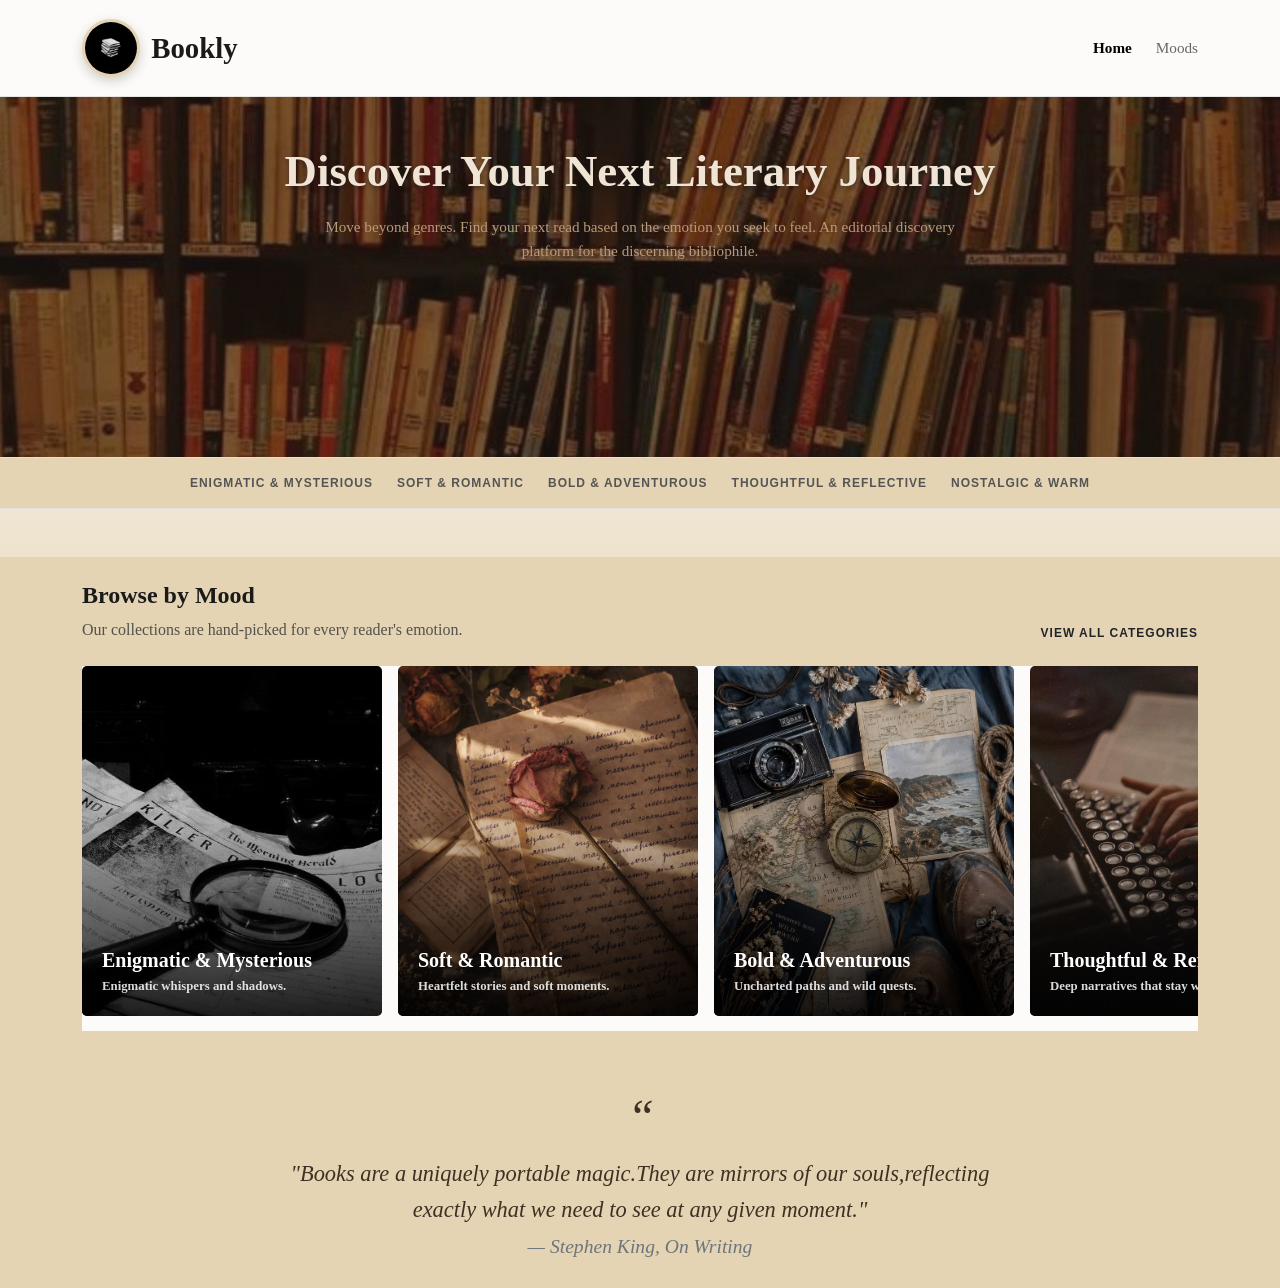
<file: index.html>
<!doctype html>
<html lang="en">
  <head>
    <meta charset="UTF-8" />
    <meta name="viewport" content="width=device-width, initial-scale=1.0" />
    <title>Bookly</title>
    <link
      href="https://cdn.jsdelivr.net/npm/bootstrap@5.3.0/dist/css/bootstrap.min.css"
      rel="stylesheet"
    />
    <link rel="stylesheet" href="style.css" />
  </head>
  <body>
    <!-- Navbar -->
    <header class="custom-navbar">
      <div class="container d-flex justify-content-between align-items-center">
        <a href="index.html" class="brand">
          <img src="Home.pic/logo.jpg" alt="Bookly Logo" class="logo-img" />
          <span class="logo">Bookly</span>
        </a>
        <nav class="nav-links d-flex gap-4">
          <a href="index.html" class="active">Home</a>
          <a href="#moods">Moods</a>
        </nav>
      </div>
    </header>

    <!-- Hero Section -->
    <section class="hero-section text-center py-5">
      <div class="container">
        <h1>Discover Your Next Literary Journey</h1>
        <p class="hero-subtitle text-muted mx-auto">
          Move beyond genres. Find your next read based on the emotion you seek
          to feel. An editorial discovery platform for the discerning
          bibliophile.
        </p>
      </div>
    </section>

    <!-- Intent Bar -->
    <div class="intent-bar py-3 mb-5 border-top border-bottom">
      <div class="container d-flex justify-content-center gap-4 flex-wrap">
        <a href="HTML/mysterious-mood.html" class="pill"
          >ENIGMATIC & MYSTERIOUS</a
        >
        <a href="HTML/romantic-mood.html" class="pill">SOFT & ROMANTIC</a>
        <a href="HTML/adventurous-mood.html" class="pill">BOLD & ADVENTUROUS</a>
        <a href="HTML/thoughtful-mood.html" class="pill"
          >THOUGHTFUL & REFLECTIVE</a
        >
        <a href="HTML/nostalgic-mood.html" class="pill">NOSTALGIC & WARM</a>
      </div>
    </div>

    <!-- Browse by Mood -->
    <section id="moods" class="moods-section py-4">
      <div class="container">
        <div class="mb-4 d-flex justify-content-between align-items-end">
          <div>
            <h3>Browse by Mood</h3>
            <p class="text-muted m-0">
              Our collections are hand-picked for every reader's emotion.
            </p>
          </div>
          <a
            href="#moods"
            class="view-all text-dark text-decoration-none fw-bold"
            >VIEW ALL CATEGORIES</a
          >
        </div>

        <div class="moods-scroll-container d-flex gap-3">
          <a href="HTML/mysterious-mood.html" class="mood-card-link">
            <div class="card mood-card text-white">
              <img
                src="Home.pic/mystery-bg.jpg"
                class="card-img"
                alt="Mystery"
              />
              <div class="card-img-overlay">
                <h5 class="card-title">Enigmatic & Mysterious</h5>
                <p class="card-text">Enigmatic whispers and shadows.</p>
              </div>
            </div>
          </a>

          <a href="HTML/romantic-mood.html" class="mood-card-link">
            <div class="card mood-card text-white">
              <img
                src="Home.pic/romance-bg.jpg"
                class="card-img"
                alt="Romance"
              />
              <div class="card-img-overlay">
                <h5 class="card-title">Soft & Romantic</h5>
                <p class="card-text">Heartfelt stories and soft moments.</p>
              </div>
            </div>
          </a>

          <a href="HTML/adventurous-mood.html" class="mood-card-link">
            <div class="card mood-card text-white">
              <img
                src="Home.pic/adventurous-bg.jpg"
                class="card-img"
                alt="Adventurous"
              />
              <div class="card-img-overlay">
                <h5 class="card-title">Bold & Adventurous</h5>
                <p class="card-text">Uncharted paths and wild quests.</p>
              </div>
            </div>
          </a>

          <a href="HTML/thoughtful-mood.html" class="mood-card-link">
            <div class="card mood-card text-white">
              <img
                src="Home.pic/thoughtful-bg.jpg"
                class="card-img"
                alt="Thoughtful"
              />
              <div class="card-img-overlay">
                <h5 class="card-title">Thoughtful & Reflective</h5>
                <p class="card-text">Deep narratives that stay with you.</p>
              </div>
            </div>
          </a>
          <a href="HTML/nostalgic-mood.html" class="mood-card-link">
            <div class="card mood-card text-white">
              <img
                src="Home.pic/nostalgic-bg.jpg"
                class="card-img"
                alt="Nostalgic"
              />
              <div class="card-img-overlay">
                <h5 class="card-title">Nostalgic & Warm</h5>
                <p class="card-text">Echoes of the past and fond memories.</p>
              </div>
            </div>
          </a>
        </div>
      </div>
    </section>

    <section id="Quote" class="quote-section py-4">
      <div class="container text-center">
        <blockquote class="blockquote">
          <p class="mb-0">
            "Books are a uniquely portable magic.They are mirrors of our
            souls,reflecting exactly what we need to see at any given moment."
          </p>
          <cite class="blockquote-footer">Stephen King, On Writing</cite>
        </blockquote>
      </div>
    </section>
  </body>
</html>
</file>
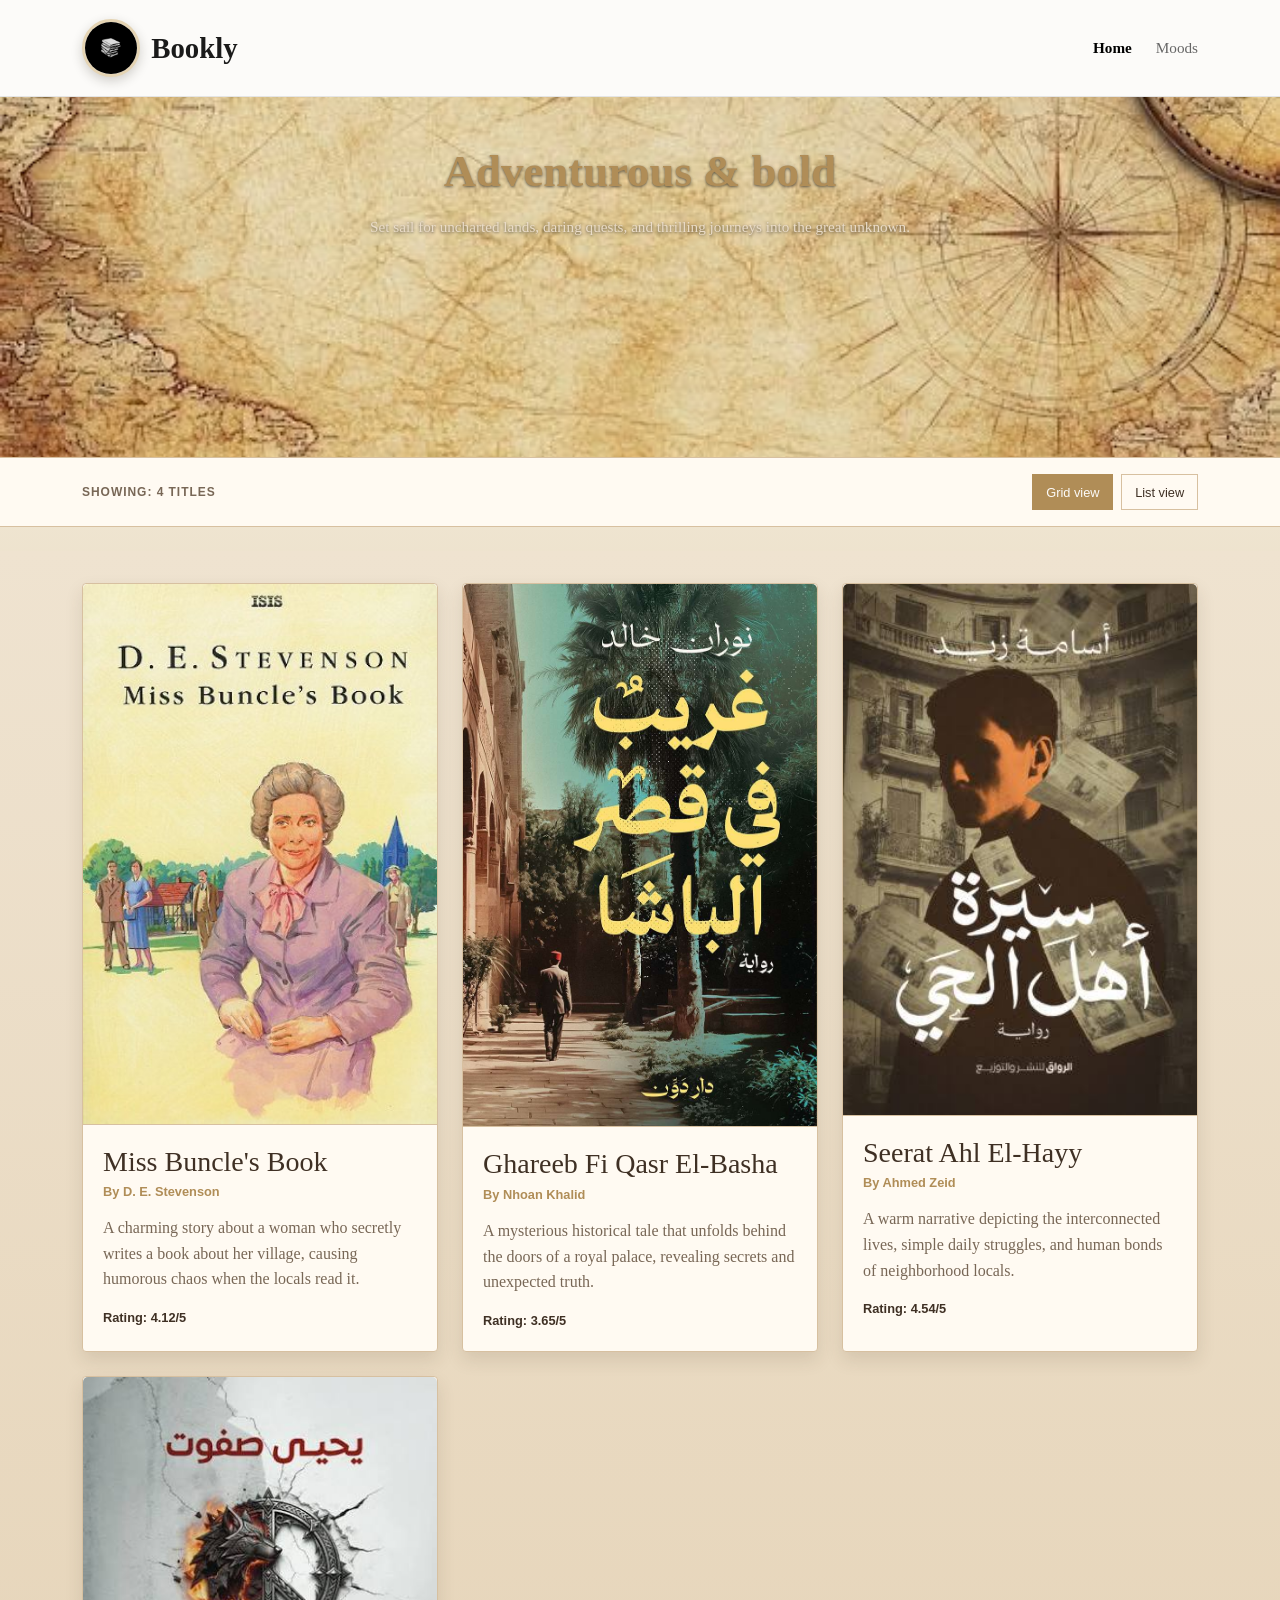
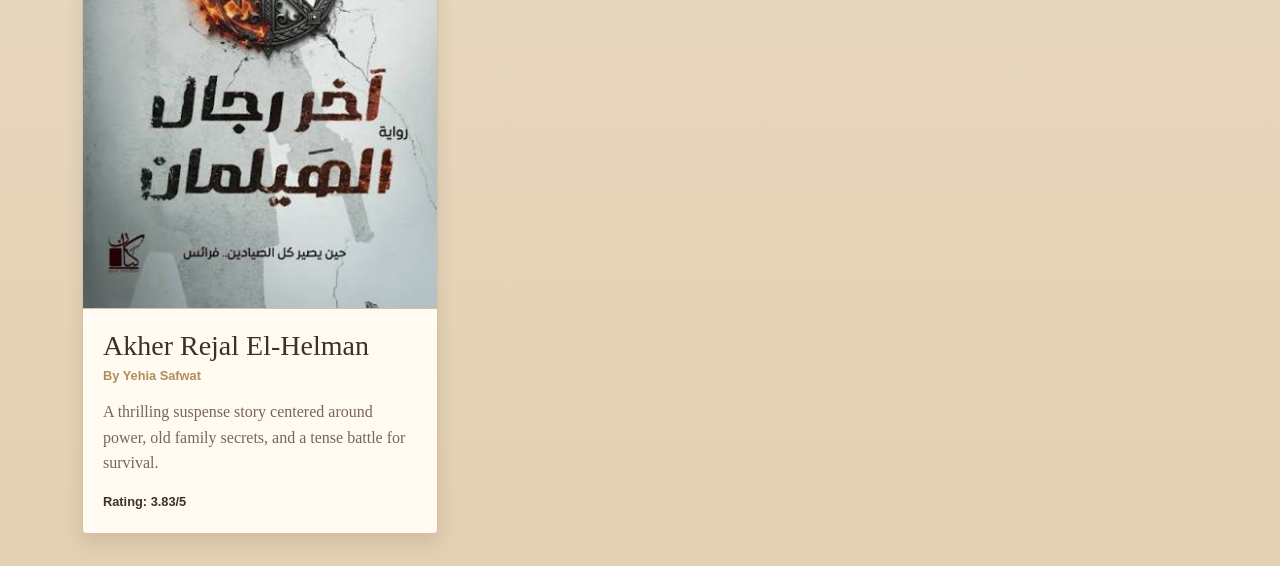
<file: HTML/adventurous-mood.html>
<!doctype html>
<html lang="en">
  <head>
    <title>Adventurous Mood</title>
    <link
      href="https://cdn.jsdelivr.net/npm/bootstrap@5.3.0/dist/css/bootstrap.min.css"
      rel="stylesheet"
    />
    <link rel="stylesheet" href="../style.css" />
  </head>
  <body>
    <!-- Navbar -->
    <header class="custom-navbar">
      <div class="container d-flex justify-content-between align-items-center">
        <a href="../index.html" class="brand">
          <img src="../Home.pic/logo.jpg" alt="Bookly Logo" class="logo-img" />
          <span class="logo">Bookly</span>
        </a>
        <nav class="nav-links d-flex gap-4">
          <a href="../index.html" class="active">Home</a>
          <a href="../index.html#moods">Moods</a>
        </nav>
      </div>
    </header>

    <!-- Hero Section -->
    <section class="hero-section hero-adventurous text-center py-5">
      <div class="container">
        <h1 id="ad">Adventurous & bold</h1>
        <p class="hero-subtitle hero-adventuroustxt text-muted mx-auto">
          Set sail for uncharted lands, daring quests, and thrilling journeys
          into the great unknown.
        </p>
      </div>
    </section>

    <div class="filter-header-bar py-3 mb-4 border-bottom border-top">
      <div class="container d-flex justify-content-between align-items-center">
        <span class="showing-text">SHOWING: 4 TITLES</span>

        <div class="view-options" role="group" aria-label="Book view options">
          <button class="view-button active" id="grid-view-btn" type="button">
            Grid view
          </button>
          <button class="view-button" id="list-view-btn" type="button">
            List view
          </button>
        </div>
      </div>
    </div>

    <!-- Book Cards Section -->
    <section class="book-cards-section">
      <div class="container">
        <div class="row row-cols-1 row-cols-md-3 g-4" id="book-grid">
          <!-- Book Card 1 -->
          <div class="col">
            <div class="card h-100">
              <img
                src="../Adventrous/miss-buncles-book.jpg"
                class="card-img-top"
                alt="Miss Buncle's Book"
              />
              <div class="card-body">
                <h3 class="card-title">Miss Buncle's Book</h3>
                <h5 class="card-writer">By D. E. Stevenson</h5>
                <p class="card-text">
                  A charming story about a woman who secretly writes a book
                  about her village, causing humorous chaos when the locals read
                  it.
                </p>
                <p class="card-text">Rating: 4.12/5</p>
              </div>
            </div>
          </div>

          <!-- Book Card 2 -->
          <div class="col">
            <div class="card h-100">
              <img
                src="../Adventrous/qasr-el-basha.jpeg"
                class="card-img-top"
                alt="Ghareeb Fi Qasr El-Basha"
              />
              <div class="card-body">
                <h3 class="card-title">Ghareeb Fi Qasr El-Basha</h3>
                <h5 class="card-writer">By Nhoan Khalid</h5>
                <p class="card-text">
                  A mysterious historical tale that unfolds behind the doors of
                  a royal palace, revealing secrets and unexpected truth.
                </p>
                <p class="card-text">Rating: 3.65/5</p>
              </div>
            </div>
          </div>

          <!-- Book Card 3 -->
          <div class="col">
            <div class="card h-100">
              <img
                src="../Adventrous/seerat-ahl-el-hayy.jpg"
                class="card-img-top"
                alt="Seerat Ahl El-Hayy"
              />
              <div class="card-body">
                <h3 class="card-title">Seerat Ahl El-Hayy</h3>
                <h5 class="card-writer">By Ahmed Zeid</h5>
                <p class="card-text">
                  A warm narrative depicting the interconnected lives, simple
                  daily struggles, and human bonds of neighborhood locals.
                </p>
                <p class="card-text">Rating: 4.54/5</p>
              </div>
            </div>
          </div>

          <!-- Book Card 4 -->
          <div class="col">
            <div class="card h-100">
              <img
                src="../Adventrous/akher-rejal-el-helman.jpg"
                class="card-img-top"
                alt="Akher Rejal El-Helman"
              />
              <div class="card-body">
                <h3 class="card-title">Akher Rejal El-Helman</h3>
                <h5 class="card-writer">By Yehia Safwat</h5>
                <p class="card-text">
                  A thrilling suspense story centered around power, old family
                  secrets, and a tense battle for survival.
                </p>
                <p class="card-text">Rating: 3.83/5</p>
              </div>
            </div>
          </div>
        </div>
      </div>
    </section>

    <script>
      const bookGrid = document.getElementById("book-grid");
      const gridViewButton = document.getElementById("grid-view-btn");
      const listViewButton = document.getElementById("list-view-btn");

      function setBookView(view) {
        const isListView = view === "list";
        bookGrid.classList.toggle("view-list", isListView);
        gridViewButton.classList.toggle("active", !isListView);
        listViewButton.classList.toggle("active", isListView);
      }

      gridViewButton.addEventListener("click", () => setBookView("grid"));
      listViewButton.addEventListener("click", () => setBookView("list"));
    </script>
  </body>
</html>
</file>
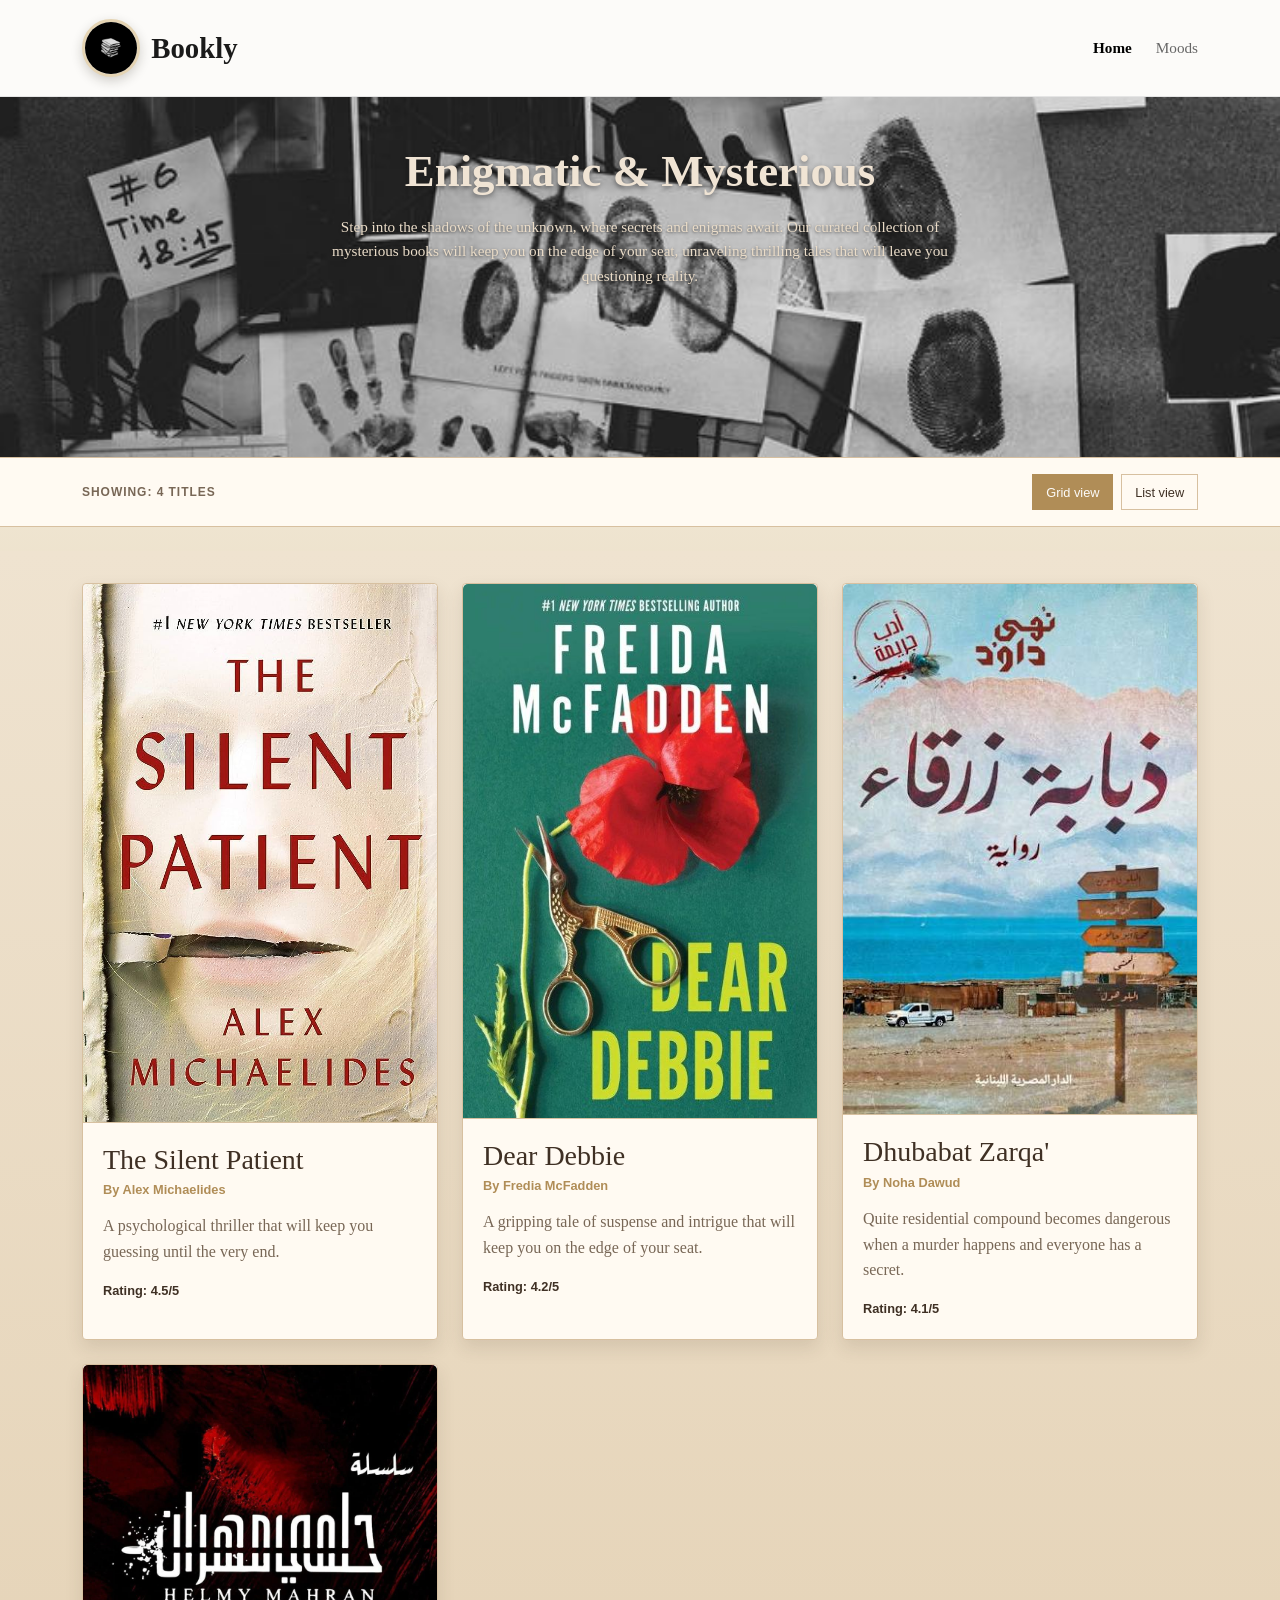
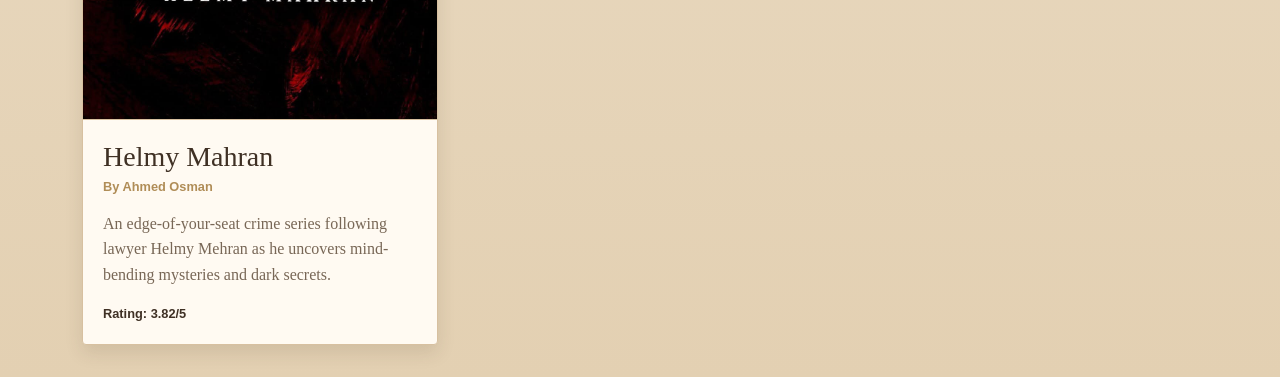
<file: HTML/mysterious-mood.html>
<!doctype html>
<html lang="en">
  <head>
    <title>Mysterious Mood</title>
    <link
      href="https://cdn.jsdelivr.net/npm/bootstrap@5.3.0/dist/css/bootstrap.min.css"
      rel="stylesheet"
    />
    <link rel="stylesheet" href="../style.css" />
  </head>
  <body>
    <!-- Navbar -->
    <header class="custom-navbar">
      <div class="container d-flex justify-content-between align-items-center">
        <a href="../index.html" class="brand">
          <img src="../Home.pic/logo.jpg" alt="Bookly Logo" class="logo-img" />
          <span class="logo">Bookly</span>
        </a>
        <nav class="nav-links d-flex gap-4">
          <a href="../index.html" class="active">Home</a>
          <a href="../index.html#moods">Moods</a>
        </nav>
      </div>
    </header>

    <!-- Hero Section -->
    <section class="hero-section hero-mysterious text-center py-5">
      <div class="container">
        <h1>Enigmatic & Mysterious</h1>
        <p class="hero-subtitle hero-mysterioustxt text-muted mx-auto">
          Step into the shadows of the unknown, where secrets and enigmas await.
          Our curated collection of mysterious books will keep you on the edge
          of your seat, unraveling thrilling tales that will leave you
          questioning reality.
        </p>
      </div>
    </section>

    <div class="filter-header-bar py-3 mb-4 border-bottom border-top">
      <div class="container d-flex justify-content-between align-items-center">
        <span class="showing-text">SHOWING: 4 TITLES</span>

        <div class="view-options" role="group" aria-label="Book view options">
          <button class="view-button active" id="grid-view-btn" type="button">
            Grid view
          </button>
          <button class="view-button" id="list-view-btn" type="button">
            List view
          </button>
        </div>
      </div>
    </div>

    <!-- Book Cards Section -->
    <section class="book-cards-section">
      <div class="container">
        <div class="row row-cols-1 row-cols-md-3 g-4" id="book-grid">
          <!-- Book Card 1 -->
          <div class="col">
            <div class="card h-100">
              <img
                src="../Mysterious.pic/silent-patient.jpg"
                class="card-img-top"
                alt="The Silent Patient"
              />
              <div class="card-body">
                <h3 class="card-title">The Silent Patient</h3>
                <h5 class="card-writer" id="writer1">By Alex Michaelides</h5>
                <p class="card-text">
                  A psychological thriller that will keep you guessing until the
                  very end.
                </p>
                <p class="card-text">Rating: 4.5/5</p>
              </div>
            </div>
          </div>

          <!-- Book Card 2 -->
          <div class="col">
            <div class="card h-100">
              <img
                src="../Mysterious.pic/Dear-Debbie.jpg"
                class="card-img-top"
                alt="Dear Debbie"
              />
              <div class="card-body">
                <h3 class="card-title">Dear Debbie</h3>
                <h5 class="card-writer">By Fredia McFadden</h5>

                <p class="card-text">
                  A gripping tale of suspense and intrigue that will keep you on
                  the edge of your seat.
                </p>
                <p class="card-text">Rating: 4.2/5</p>
              </div>
            </div>
          </div>

          <!-- Book Card 3 -->
          <div class="col">
            <div class="card h-100">
              <img
                src="../Mysterious.pic/Dhubabat-Zarqa.jpg"
                class="card-img-top"
                alt="Dhubabat Zarqa'"
              />
              <div class="card-body">
                <h3 class="card-title">Dhubabat Zarqa'</h3>
                <h5 class="card-writer">By Noha Dawud</h5>
                <p class="card-text">
                  Quite residential compound becomes dangerous when a murder
                  happens and everyone has a secret.
                </p>
                <p class="card-text">Rating: 4.1/5</p>
              </div>
            </div>
          </div>

          <!-- Book Card 4 -->
          <div class="col">
            <div class="card h-100">
              <img
                src="../Mysterious.pic/Helmy-Mahran.jpg"
                class="card-img-top"
                id="book1"
                alt="Helmy Mahran"
              />
              <div class="card-body">
                <h3 class="card-title">Helmy Mahran</h3>
                <h5 class="card-writer">By Ahmed Osman</h5>
                <p class="card-text">
                  An edge-of-your-seat crime series following lawyer Helmy
                  Mehran as he uncovers mind-bending mysteries and dark secrets.
                </p>
                <p class="card-text">Rating: 3.82/5</p>
              </div>
            </div>
          </div>
        </div>
      </div>
    </section>

    <script>
      const bookGrid = document.getElementById("book-grid");
      const gridViewButton = document.getElementById("grid-view-btn");
      const listViewButton = document.getElementById("list-view-btn");

      function setBookView(view) {
        const isListView = view === "list";
        bookGrid.classList.toggle("view-list", isListView);
        gridViewButton.classList.toggle("active", !isListView);
        listViewButton.classList.toggle("active", isListView);
      }

      gridViewButton.addEventListener("click", () => setBookView("grid"));
      listViewButton.addEventListener("click", () => setBookView("list"));
    </script>
  </body>
</html>
</file>
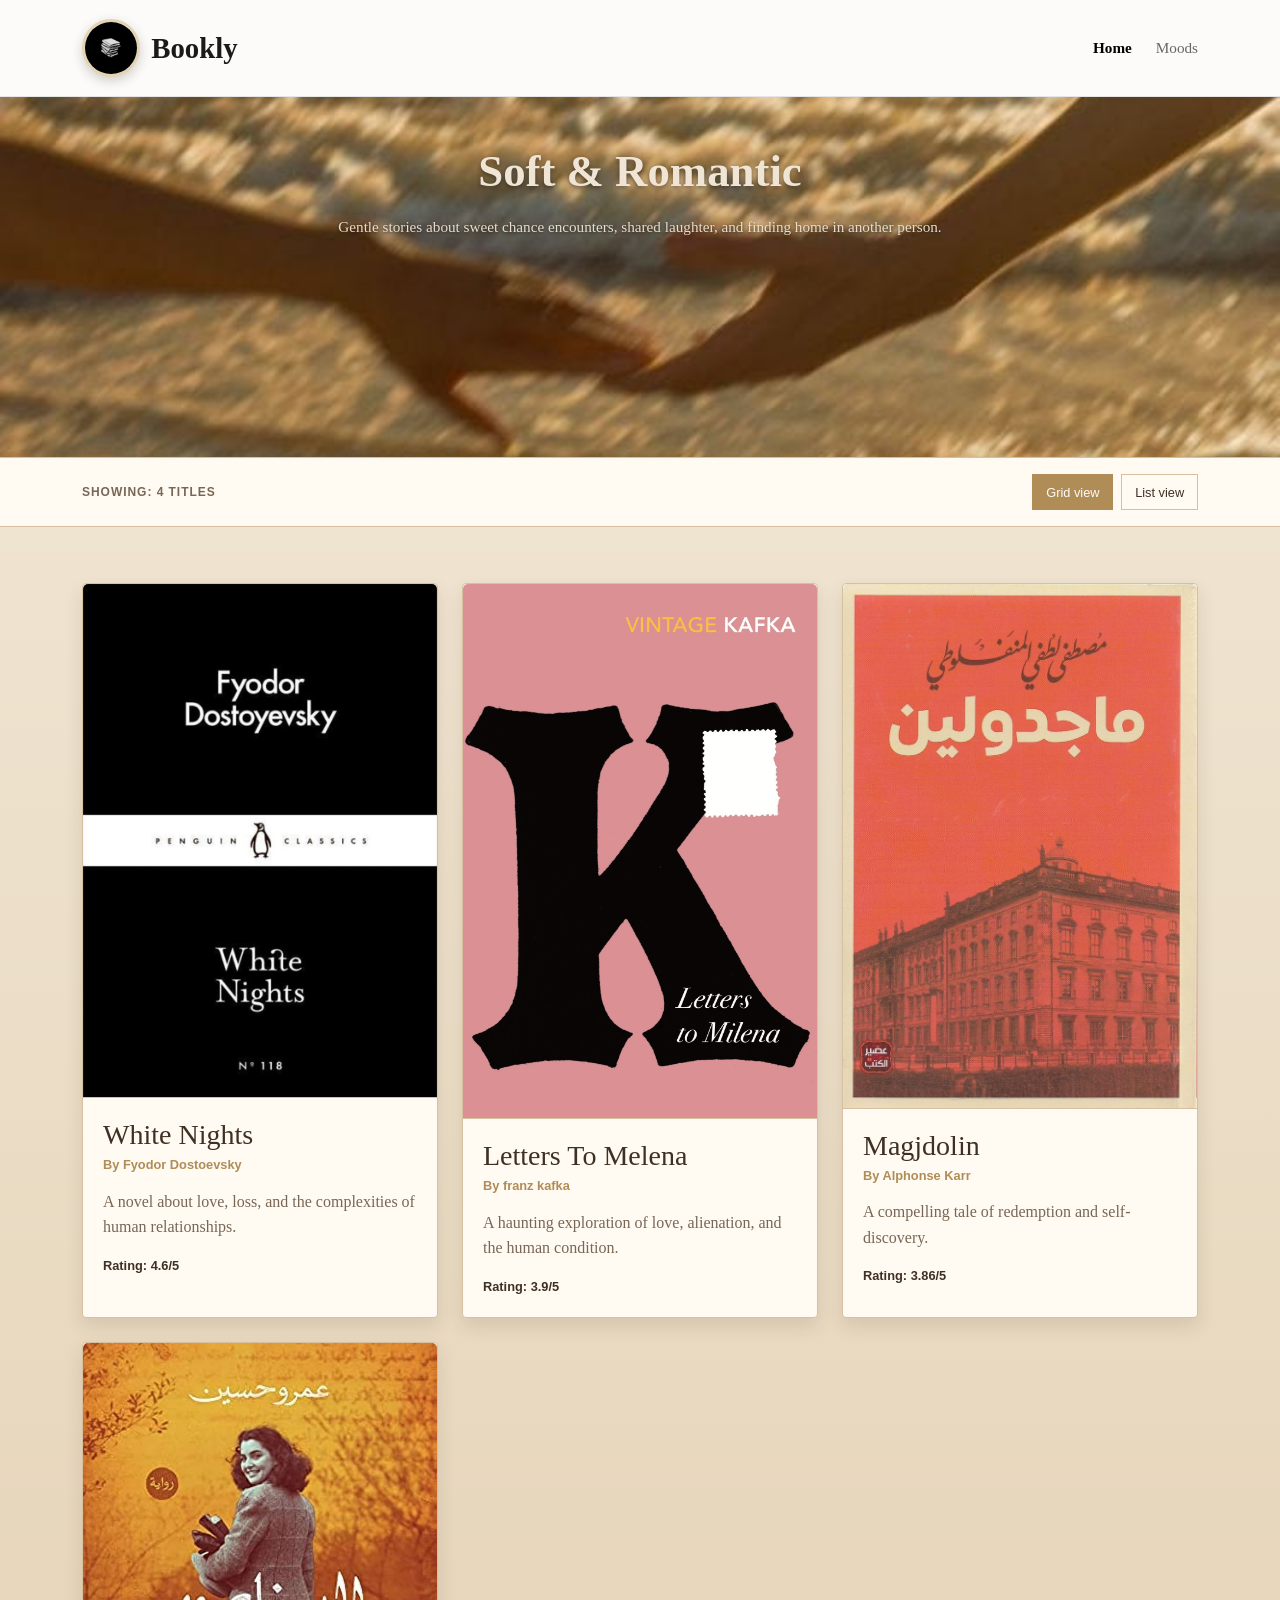
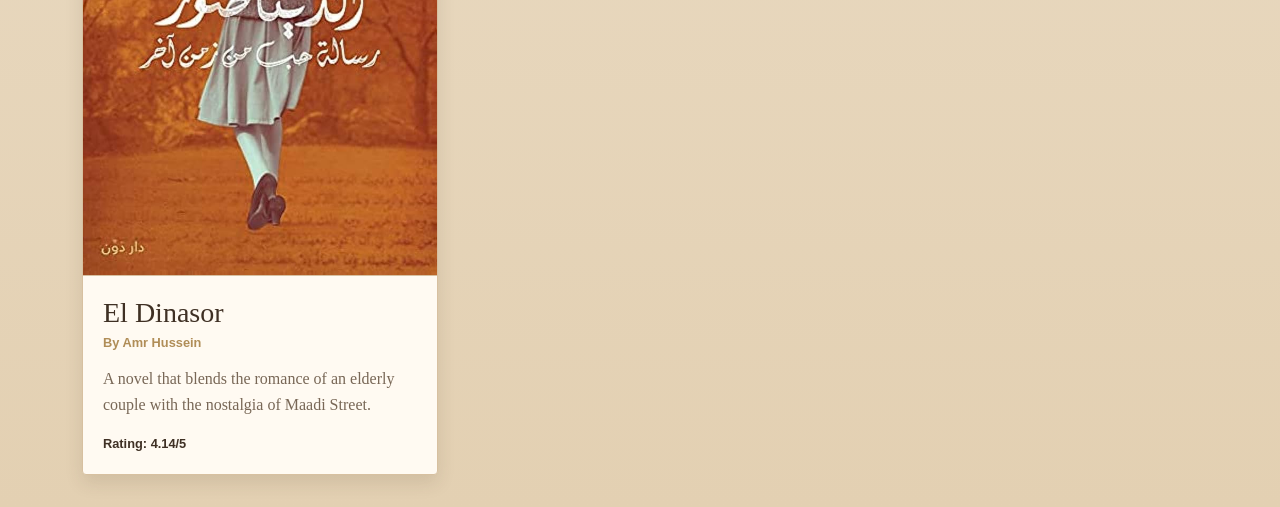
<file: HTML/romantic-mood.html>
<!doctype html>
<html lang="en">
  <head>
    <title>Romantic Mood</title>
    <link
      href="https://cdn.jsdelivr.net/npm/bootstrap@5.3.0/dist/css/bootstrap.min.css"
      rel="stylesheet"
    />
    <link rel="stylesheet" href="../style.css" />
  </head>
  <body>
    <!-- Navbar -->
    <header class="custom-navbar">
      <div class="container d-flex justify-content-between align-items-center">
        <a href="../index.html" class="brand">
          <img src="../Home.pic/logo.jpg" alt="Bookly Logo" class="logo-img" />
          <span class="logo">Bookly</span>
        </a>
        <nav class="nav-links d-flex gap-4">
          <a href="../index.html" class="active">Home</a>
          <a href="../index.html#moods">Moods</a>
        </nav>
      </div>
    </header>

    <!-- Hero Section -->
    <section class="hero-section hero-romantic text-center py-5">
      <div class="container">
        <h1>Soft & Romantic</h1>
        <p class="hero-subtitle hero-romantictxt text-muted mx-auto">
          Gentle stories about sweet chance encounters, shared laughter, and
          finding home in another person.
        </p>
      </div>
    </section>

    <div class="filter-header-bar py-3 mb-4 border-bottom border-top">
      <div class="container d-flex justify-content-between align-items-center">
        <span class="showing-text">SHOWING: 4 TITLES</span>

        <div class="view-options" role="group" aria-label="Book view options">
          <button class="view-button active" id="grid-view-btn" type="button">
            Grid view
          </button>
          <button class="view-button" id="list-view-btn" type="button">
            List view
          </button>
        </div>
      </div>
    </div>

    <!-- Book Cards Section -->
    <section class="book-cards-section">
      <div class="container">
        <div class="row row-cols-1 row-cols-md-3 g-4" id="book-grid">
          <!-- Book Card 1 -->
          <div class="col">
            <div class="card h-100">
              <img
                src="../Romance/white-nights.jpg"
                class="card-img-top"
                alt="White Nights"
              />
              <div class="card-body">
                <h3 class="card-title">White Nights</h3>
                <h5 class="card-writer">By Fyodor Dostoevsky</h5>
                <p class="card-text">
                  A novel about love, loss, and the complexities of human
                  relationships.
                </p>
                <p class="card-text">Rating: 4.6/5</p>
              </div>
            </div>
          </div>

          <!-- Book Card 2 -->
          <div class="col">
            <div class="card h-100">
              <img
                src="../Romance/Melina.jpg"
                class="card-img-top"
                alt="Letters To Melena"
              />
              <div class="card-body">
                <h3 class="card-title">Letters To Melena</h3>
                <h5 class="card-writer">By franz kafka</h5>
                <p class="card-text">
                  A haunting exploration of love, alienation, and the human
                  condition.
                </p>
                <p class="card-text">Rating: 3.9/5</p>
              </div>
            </div>
          </div>

          <!-- Book Card 3 -->
          <div class="col">
            <div class="card h-100">
              <img
                src="../Romance/magjdolin.jpg"
                class="card-img-top"
                alt="Magjdolin"
              />
              <div class="card-body">
                <h3 class="card-title">Magjdolin</h3>
                <h5 class="card-writer">By Alphonse Karr</h5>
                <p class="card-text">
                  A compelling tale of redemption and self-discovery.
                </p>
                <p class="card-text">Rating: 3.86/5</p>
              </div>
            </div>
          </div>

          <!-- Book Card 4-->
          <div class="col">
            <div class="card h-100">
              <img
                src="../Romance/El Dinasor.jpg"
                class="card-img-top"
                alt="El Dinasor"
              />
              <div class="card-body">
                <h3 class="card-title">El Dinasor</h3>
                <h5 class="card-writer">By Amr Hussein</h5>
                <p class="card-text">
                  A novel that blends the romance of an elderly couple with the
                  nostalgia of Maadi Street.
                </p>
                <p class="card-text">Rating: 4.14/5</p>
              </div>
            </div>
          </div>
        </div>
      </div>
    </section>

    <script>
      const bookGrid = document.getElementById("book-grid");
      const gridViewButton = document.getElementById("grid-view-btn");
      const listViewButton = document.getElementById("list-view-btn");

      function setBookView(view) {
        const isListView = view === "list";
        bookGrid.classList.toggle("view-list", isListView);
        gridViewButton.classList.toggle("active", !isListView);
        listViewButton.classList.toggle("active", isListView);
      }

      gridViewButton.addEventListener("click", () => setBookView("grid"));
      listViewButton.addEventListener("click", () => setBookView("list"));
    </script>
  </body>
</html>
</file>
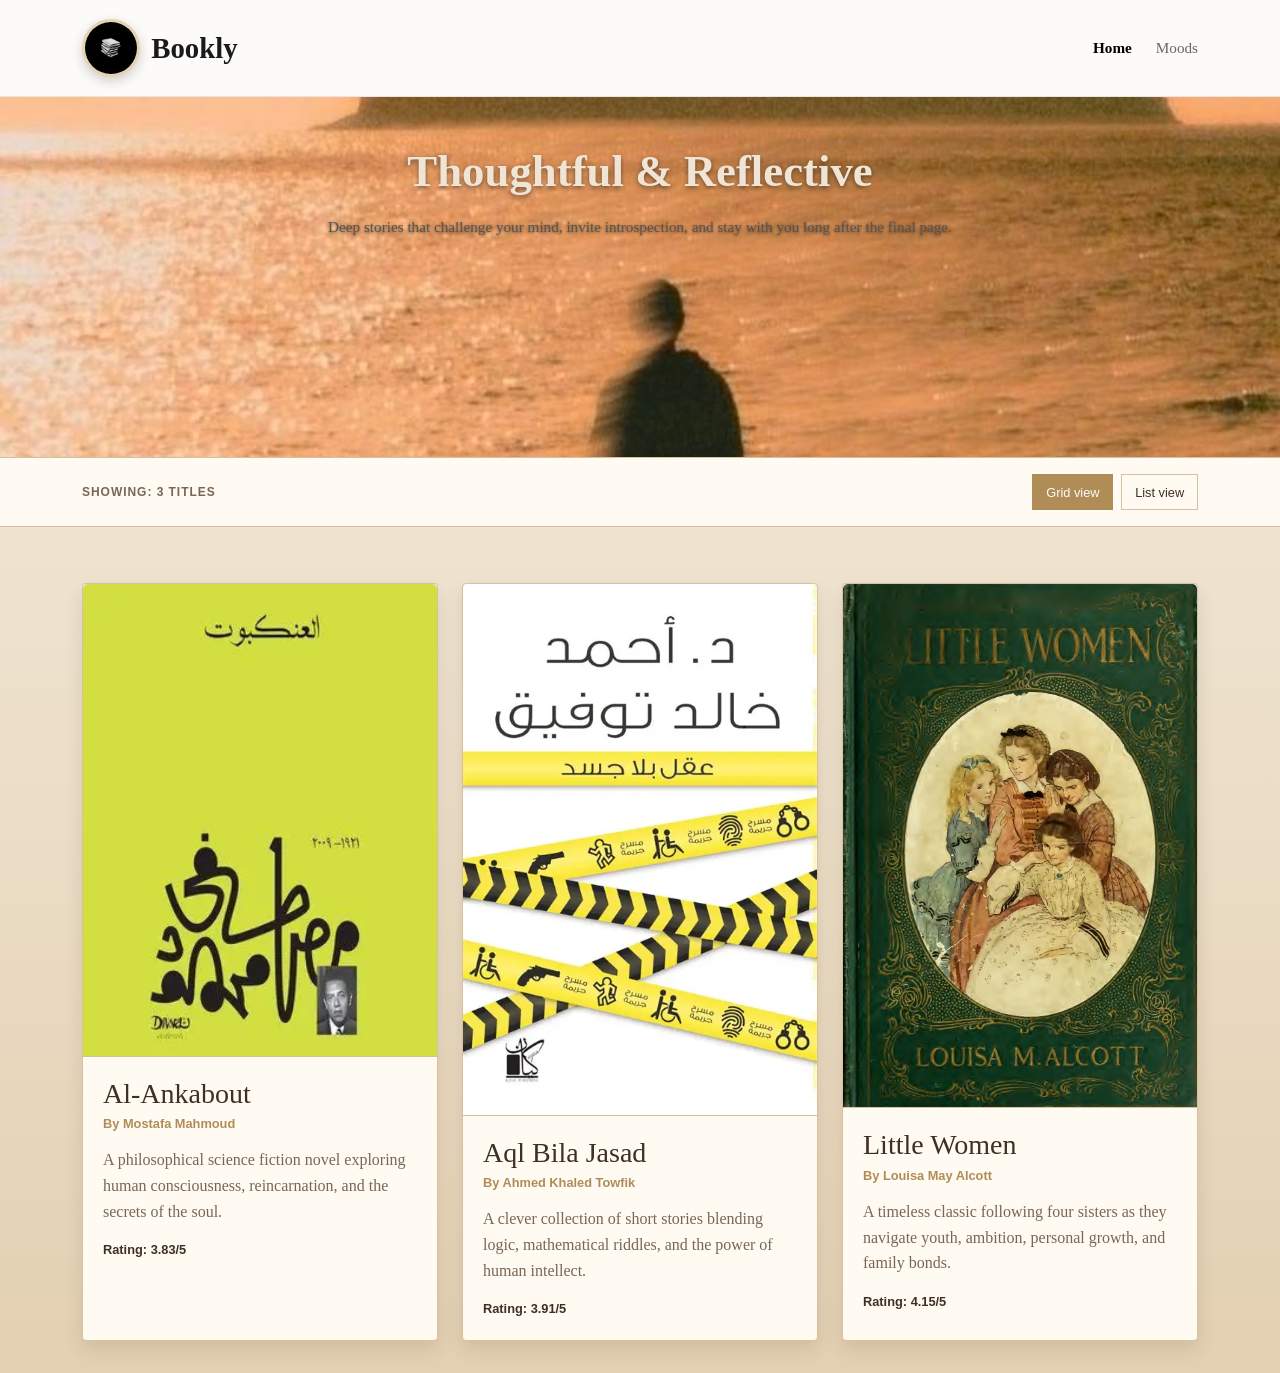
<file: HTML/thoughtful-mood.html>
<!doctype html>
<html lang="en">
  <head>
    <title>Thoughtful & Reflective Mood</title>
    <link
      href="https://cdn.jsdelivr.net/npm/bootstrap@5.3.0/dist/css/bootstrap.min.css"
      rel="stylesheet"
    />
    <link rel="stylesheet" href="../style.css" />
  </head>
  <body>
    <!-- Navbar -->
    <header class="custom-navbar">
      <div class="container d-flex justify-content-between align-items-center">
        <a href="../index.html" class="brand">
          <img src="../Home.pic/logo.jpg" alt="Bookly Logo" class="logo-img" />
          <span class="logo">Bookly</span>
        </a>
        <nav class="nav-links d-flex gap-4">
          <a href="../index.html" class="active">Home</a>
          <a href="../index.html#moods">Moods</a>
        </nav>
      </div>
    </header>

    <!-- Hero Section -->
    <section class="hero-section hero-thoughtful text-center py-5">
      <div class="container">
        <h1>Thoughtful & Reflective</h1>
        <p
          class="hero-subtitle hero-reflectivetxt text-muted mx-auto"
          id="hero-subtitle"
        >
          Deep stories that challenge your mind, invite introspection, and stay
          with you long after the final page.
        </p>
      </div>
    </section>

    <div class="filter-header-bar py-3 mb-4 border-bottom border-top">
      <div class="container d-flex justify-content-between align-items-center">
        <span class="showing-text">SHOWING: 3 TITLES</span>

        <div class="view-options" role="group" aria-label="Book view options">
          <button class="view-button active" id="grid-view-btn" type="button">
            Grid view
          </button>
          <button class="view-button" id="list-view-btn" type="button">
            List view
          </button>
        </div>
      </div>
    </div>

    <!-- Book Cards Section -->
    <section class="book-cards-section">
      <div class="container">
        <div class="row row-cols-1 row-cols-md-3 g-4" id="book-grid">
          <!-- Book Card 1 -->
          <div class="col">
            <div class="card h-100">
              <img
                src="../Thoughtful/al-ankabout.jpg"
                class="card-img-top"
                alt="Al-Ankabout"
              />
              <div class="card-body">
                <h3 class="card-title">Al-Ankabout</h3>
                <h5 class="card-writer">By Mostafa Mahmoud</h5>
                <p class="card-text">
                  A philosophical science fiction novel exploring human
                  consciousness, reincarnation, and the secrets of the soul.
                </p>
                <p class="card-text">Rating: 3.83/5</p>
              </div>
            </div>
          </div>

          <!-- Book Card 2 -->
          <div class="col">
            <div class="card h-100">
              <img
                src="../Thoughtful/aql-bila-jasad.webp"
                class="card-img-top"
                alt="Aql Bila Jasad"
              />
              <div class="card-body">
                <h3 class="card-title">Aql Bila Jasad</h3>
                <h5 class="card-writer">By Ahmed Khaled Towfik</h5>
                <p class="card-text">
                  A clever collection of short stories blending logic,
                  mathematical riddles, and the power of human intellect.
                </p>
                <p class="card-text">Rating: 3.91/5</p>
              </div>
            </div>
          </div>

          <!-- Book Card 3 -->
          <div class="col">
            <div class="card h-100">
              <img
                src="../Thoughtful/little-women.webp"
                class="card-img-top"
                alt="Little Women"
              />
              <div class="card-body">
                <h3 class="card-title">Little Women</h3>
                <h5 class="card-writer">By Louisa May Alcott</h5>
                <p class="card-text">
                  A timeless classic following four sisters as they navigate
                  youth, ambition, personal growth, and family bonds.
                </p>
                <p class="card-text">Rating: 4.15/5</p>
              </div>
            </div>
          </div>
        </div>
      </div>
    </section>

    <script>
      const bookGrid = document.getElementById("book-grid");
      const gridViewButton = document.getElementById("grid-view-btn");
      const listViewButton = document.getElementById("list-view-btn");

      function setBookView(view) {
        const isListView = view === "list";
        bookGrid.classList.toggle("view-list", isListView);
        gridViewButton.classList.toggle("active", !isListView);
        listViewButton.classList.toggle("active", isListView);
      }

      gridViewButton.addEventListener("click", () => setBookView("grid"));
      listViewButton.addEventListener("click", () => setBookView("list"));
    </script>
  </body>
</html>
</file>
<file: style.css>
:root {
  --font-family: "Georgia", serif;
  --white-color: #fcfbf9;
  --black-color: #1a1a1a;
  --brown-color: #b08d57;
  --dark-brown-color: #3f3024;
  --light-brown-color: #e5d4b3;
  --grey-color: #666;
  --grey-light-color: #555;
  --book-section-color: #efe3d0;
  --book-surface-color: #fffaf2;
  --book-border-color: #d7c0a0;
  --book-muted-color: #786756;
}

body {
  font-family: var(--font-family);
  background: linear-gradient(180deg, #fcfbf9 0%, #e5d4b3 100%);
  background-attachment: fixed;
  color: var(--black-color);
}

/* Navbar Styling */
.custom-navbar {
  width: 100%;
  padding: 1.2rem 0;
  border-bottom: 1px solid #e5e5e5;
  background-color: var(--white-color);
}

.intent-bar {
  background-color: var(--light-brown-color);
}

.filter-header-bar {
  background-color: var(--book-surface-color);
  border-color: var(--book-border-color) !important;
  color: var(--dark-brown-color);
}

.showing-text {
  color: var(--book-muted-color);
  font-family: sans-serif;
  font-size: 0.75rem;
  font-weight: 700;
  letter-spacing: 0.08em;
}

.view-options {
  display: flex;
  gap: 0.5rem;
}

.view-button {
  border: 1px solid var(--book-border-color);
  padding: 0.45rem 0.8rem;
  background-color: var(--book-surface-color);
  color: var(--dark-brown-color);
  font-family: sans-serif;
  font-size: 0.8rem;
  cursor: pointer;
}

.view-button.active,
.view-button:hover {
  background-color: var(--brown-color);
  border-color: var(--brown-color);
  color: var(--white-color);
}

.custom-navbar .brand {
  display: inline-flex;
  align-items: center;
  gap: 0.7rem;
  text-decoration: none;
}

.custom-navbar .logo {
  font-size: 1.8rem;
  font-weight: bold;
  text-decoration: none;
  color: var(--black-color);
  font-family: "Times New Roman", serif;
}

.custom-navbar .logo-img {
  width: 58px;
  height: 58px;
  border: 3px solid var(--light-brown-color);
  border-radius: 50%;
  object-fit: cover;
  display: block;
  background-color: var(--white-color);
  box-shadow: 0 4px 12px rgba(36, 28, 20, 0.2);
  transition:
    transform 0.2s ease,
    box-shadow 0.2s ease;
}

.custom-navbar .logo-img:hover {
  transform: scale(1.06);
  box-shadow: 0 6px 16px rgba(36, 28, 20, 0.28);
}

.custom-navbar .nav-links a {
  text-decoration: none;
  color: var(--grey-color);
  font-size: 0.95rem;
}

.custom-navbar .nav-links a.active {
  color: #000;
  font-weight: bold;
}
.custom-navbar .nav-links a:hover {
  color: var(--black-color);
  font-weight: bold;
}

/* Hero Section */
.hero-section {
  min-height: 360px;
  background-image:
    linear-gradient(rgba(63, 48, 36, 0.28), rgba(63, 48, 36, 0.28)),
    url("Home.pic/bg home beige.jpg");
  background-size: cover;
  background-position: center;
  background-repeat: no-repeat;
  background-color: var(--light-brown-color);
}

.hero-section h1 {
  font-size: 2.8rem;
  font-weight: bold;
  margin-bottom: 1rem;
  color: #f0e4d4;
  text-shadow: 0 2px 5px rgba(26, 26, 26, 0.55);
}

.hero-subtitle {
  max-width: 650px;
  font-size: 0.95rem;
  line-height: 1.6;
  color: #b89a78 !important;
}

.intent-bar {
  display: flex;
  justify-content: center;
  gap: 1rem;
  flex-wrap: wrap;
}
.intent-bar .pill {
  text-decoration: none;
  color: var(--grey-light-color);
  font-size: 0.75rem;
  letter-spacing: 1px;
  font-family: sans-serif;
  font-weight: 600;
}

.intent-bar .pill:hover {
  color: var(--black-color);
}

/* Moods Horizontal Scroll Container */
.moods-section {
  padding: 2rem 0;
  background-color: var(--light-brown-color);
}
.moods-scroll-container {
  overflow-x: auto;
  padding-bottom: 15px;
  background-color: var(--white-color);
  font-weight: 700;
}

.moods-scroll-container::-webkit-scrollbar {
  height: 5px;
}

.moods-scroll-container::-webkit-scrollbar-thumb {
  background: #ccc;
}

.mood-card-link {
  flex: 0 0 300px;
  text-decoration: none;
}

.mood-card {
  position: relative;
  height: 350px;
  border: none;
  border-radius: 0;
  overflow: hidden;
}

.mood-card .card-img {
  width: 100%;
  height: 100%;
  object-fit: cover;
}

.mood-card .card-img-overlay {
  position: absolute;
  inset: 0;
  background: linear-gradient(
    to top,
    rgba(0, 0, 0, 0.85) 0%,
    rgba(0, 0, 0, 0.1) 60%,
    transparent 100%
  );
  display: flex;
  flex-direction: column;
  justify-content: flex-end;
  padding: 1.25rem;
}

.mood-card .card-title {
  font-size: 1.25rem;
  font-weight: bold;
  margin-bottom: 0.3rem;
  color: #ffffff;
}

.mood-card .card-text {
  font-size: 0.8rem;
  opacity: 0.85;
  color: #ffffff;
}

.view-all {
  font-size: 0.75rem;
  letter-spacing: 1px;
  font-family: sans-serif;
}

.moods-section h3 {
  font-family: var(--font-family);
  color: var(--black-color);
  font-size: 1.5rem;
  font-weight: bold;
}

.intent-bar {
  background-color: var(--light-brown-color);
}

/* Quote Section */
.quote-section {
  width: 100%;
  text-align: center;
  background-color: var(--light-brown-color);
  padding: 2rem 0;
}

.quote-section > .container {
  width: 100%;
  text-align: center;
}

.quote-section blockquote {
  width: 100%;
  margin: 0 auto;
  font-size: 1.4rem;
  line-height: 1.6;
  color: var(--dark-brown-color);
  max-width: 700px;
  font-style: italic;
  font-family: "Georgia", serif;
}
.quote-section blockquote::before {
  content: "“";
  font-size: 3rem;
  vertical-align: top;
  letter-spacing: -0.1rem;
  margin-top: -0.5rem;
}

/* mysterious page bg */
.hero-mysterious {
  background-image: url("Mysterious.pic/mystr.bg.jpg");
  background-size: cover;
  background-position: center;
}
/* mysterious page txt */
.hero-mysterioustxt {
  color: #eadcc8 !important;
  text-shadow: 0 1px 3px rgba(26, 26, 26, 0.65);
}

/* Mysterious page gradient */
.book-cards-section {
  padding: 2rem 0;
  background: linear-gradient(180deg, var(--book-section-color), #e3d0b2);
}

.book-cards-section .card {
  overflow: hidden;
  border: 1px solid var(--book-border-color);
  border-radius: 0.25rem;
  background-color: var(--book-surface-color);
  color: var(--dark-brown-color);
  box-shadow: 0 8px 18px rgba(63, 48, 36, 0.12);
  transition:
    transform 0.2s ease,
    box-shadow 0.2s ease;
}

.book-cards-section .card:hover {
  transform: translateY(-4px);
  box-shadow: 0 12px 24px rgba(63, 48, 36, 0.18);
}

.book-cards-section .card-img-top {
  width: 100%;
  height: auto;
  border-bottom: 1px solid var(--book-border-color);
}

.book-cards-section .card-body {
  padding: 1.25rem;
}

.book-cards-section .card-title {
  margin-bottom: 0.35rem;
  color: var(--dark-brown-color);
}

.book-cards-section .card-writer {
  margin-bottom: 1rem;
  color: var(--brown-color);
  font-family: sans-serif;
  font-size: 0.8rem;
  font-weight: 700;
}

.book-cards-section .card-text {
  color: var(--book-muted-color);
  line-height: 1.6;
}

.book-cards-section .card-text:last-child {
  margin-bottom: 0;
  color: var(--dark-brown-color);
  font-family: sans-serif;
  font-size: 0.8rem;
  font-weight: 700;
}

/* Romantic page bg */
.hero-romantic {
  background-image: url("Romance/romantic bg.jpg");
  background-size: cover;
  background-position: center;
}
/* Romantic page txt */
.hero-romantictxt {
  color: #eadcc8 !important;
  text-shadow: 0 1px 3px rgba(26, 26, 26, 0.65);
}

/* Adventurous page bg */
.hero-adventurous {
  background-image: url("Adventrous/adventurous bg.jpg");
  background-size: cover;
  background-position: center;
}
/* Adventurous page txt */
.hero-adventuroustxt {
  color: #eadcc8 !important;
  text-shadow: 0 1px 3px rgba(26, 26, 26, 0.65);
}
/* adventurous h1 */
#ad {
  color: var(--brown-color);
  text-shadow: 0 1px 3px rgba(26, 26, 26, 0.65);
}

/* Thoughtful page bg */
.hero-thoughtful {
  background-image: url("Thoughtful/thoughtful.jpg");
  background-size: cover;
  background-position: center;
}
/* nostalgic bg */
.hero-nostalgic {
  background-image: url("Nostalgic/nostalgia.jpg");
  background-size: cover;
  background-position: center;
}
/* nostalgic txt */
.hero-nostalgictxt {
  color: #eadcc8 !important;
  text-shadow: 0 1px 3px rgba(26, 26, 26, 0.65);
}

#hero-subtitle {
  color: #5a554e !important;
  text-shadow: 0 1px 3px rgba(26, 26, 26, 0.65);
}
/* js for grid & list views */

#book-grid.view-list {
  display: flex;
  flex-direction: column;
}

#book-grid.view-list > .col {
  width: 100%;
}

#book-grid.view-list .card {
  display: flex;
  flex-direction: row;
  min-height: 220px;
}

#book-grid.view-list .card-img-top {
  width: 180px;
  height: auto;
}

/* Responsive design */
@media (max-width: 576px) {
  #book-grid.view-list .card {
    display: block;
  }

  #book-grid.view-list .card-img-top {
    width: 100%;
    height: auto;
  }

  .custom-navbar .logo-img {
    width: 46px;
    height: 46px;
  }

  .custom-navbar .nav-links {
    gap: 0.75rem !important;
  }
}
</file>
